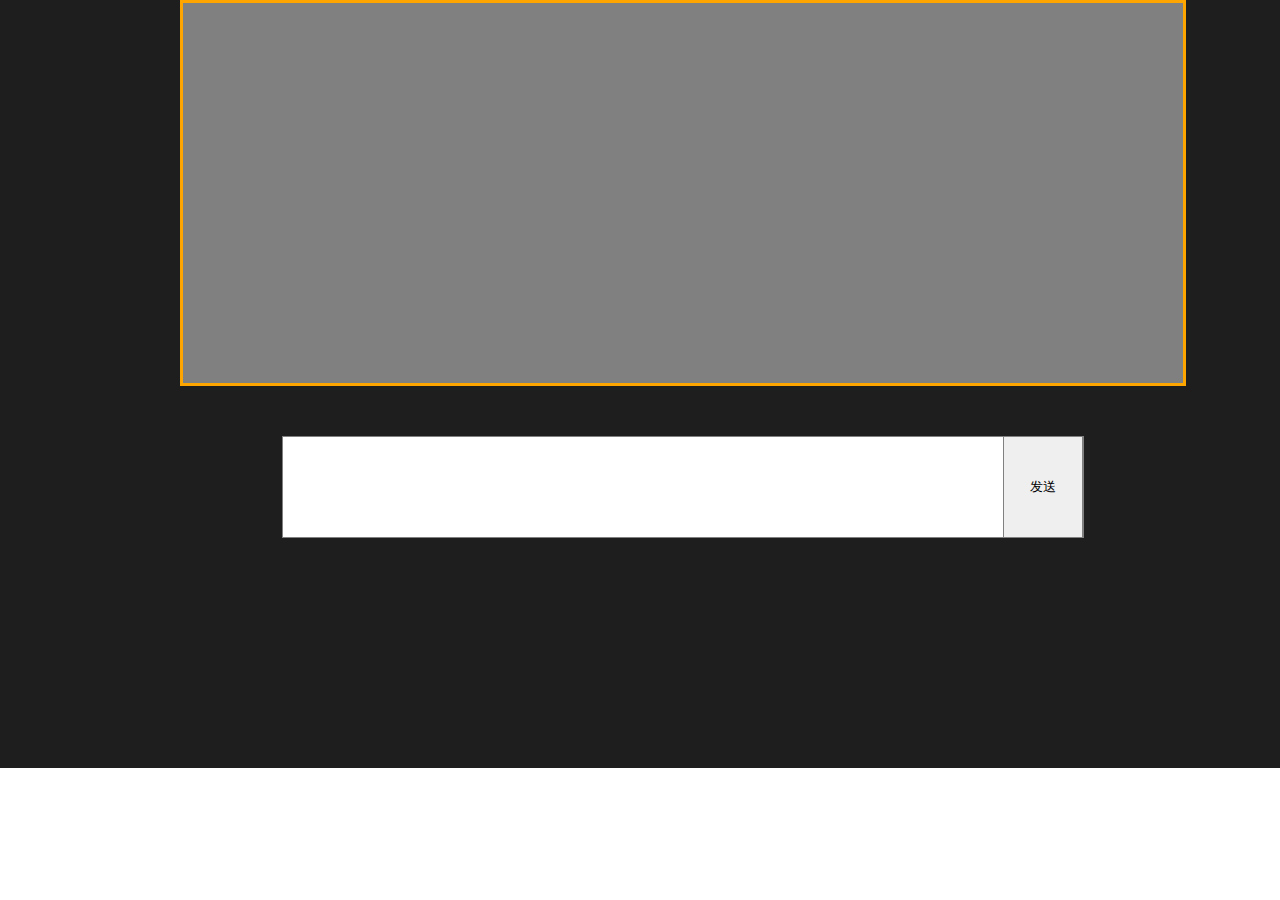
<file: index.html>
<!DOCTYPE html>
<html lang="en">
<head>
    <meta charset="UTF-8">
    <meta http-equiv="X-UA-Compatible" content="IE=edge">
    <meta name="viewport" content="width=device-width, initial-scale=1.0">
    <title>废物聊天室1.0</title>
    <style>
        *{
            margin: 0;
            padding: 0;
        }

        .clearFix:after{
            content: "";
            display: block;
            clear: both;
            height: 0;

        }


        .box{         
            background-color: #1e1e1e;
            width: 1366px;
            height: 768px;
        }

        .box .showPlace{
            width: 1000px;
            height: 380px;
            margin:-0 auto 0;
            border: 3px solid orange;
            background-color: gray;
        }


        .box .textPlace{
        
            display: block;
            width: 800px;
            height: 100px;
            margin:50px auto 0;
            border: 1px solid grey;
            background-color: #fff;
            position: relative;
        }

        .box .textPlace2{
            width: 720px;
            height: 100px;
        }

        .box .btnTextPlace{
            width: 80px;
            height: 102px;
            position: absolute;
            right: 0px;
            top: -1px;
            cursor: pointer;
            border: 1px solid grey;
            user-select:none;
            z-index: 100;
        }
    </style>
</head>
<body>
    


    <div class="box">
        <div class="showPlace"></div>
         <!-- 输入框以及提交按钮和表单 -->
        <form action="#" id="textForm"> 
            <div class="textPlace">
                <div class="textPlace2" contenteditable="true"></div>
                <button class="btnTextPlace">发送</button>
            </div>
        </form>
        
        

    </div>

    <script>
        const textForm = document.querySelector('#textForm')
        const textPlace2 = document.querySelector('.textPlace2')
        const btnTextPlace = document.querySelector('.btnTextPlace')
    
//AJAX请求
textForm.onsubmit = function (e) {
            //1.实例化XMLHttpRequest对象，得到一个ajax请求对象
            const xhr = new XMLHttpRequest();
            //2.打开连接open方法(参数1:请求方式，参数2：请求地址  参数3：是否异步)
            xhr.open("get", "/login", true);
            //3.发送请求 send方法
            xhr.send();
            //4.xhr有一个onreadystatechange事件可以接受请求过程中readystate码的改变
            xhr.onreadystatechange = function () {
                //当readyStat变成4，并且响应状态码status是200的时候代表请求真正完成
                if (xhr.readyState === 4 && xhr.status === 200) {
                    //有两个属性接收到响应
                    //xhr.responseText:接受文本数据 json 字符串等
                    //xhr.responseXML:接受XML的数据
                    // console.log(xhr.responseText);
                    console.log(JSON.parse(xhr.responseText));
                }
            }
            //阻止默认事件
            // e.preventDefault ? e.preventDefault() : e.returnValue = false;
            return false;
        } 




    </script>

</body>
</html>
</file>
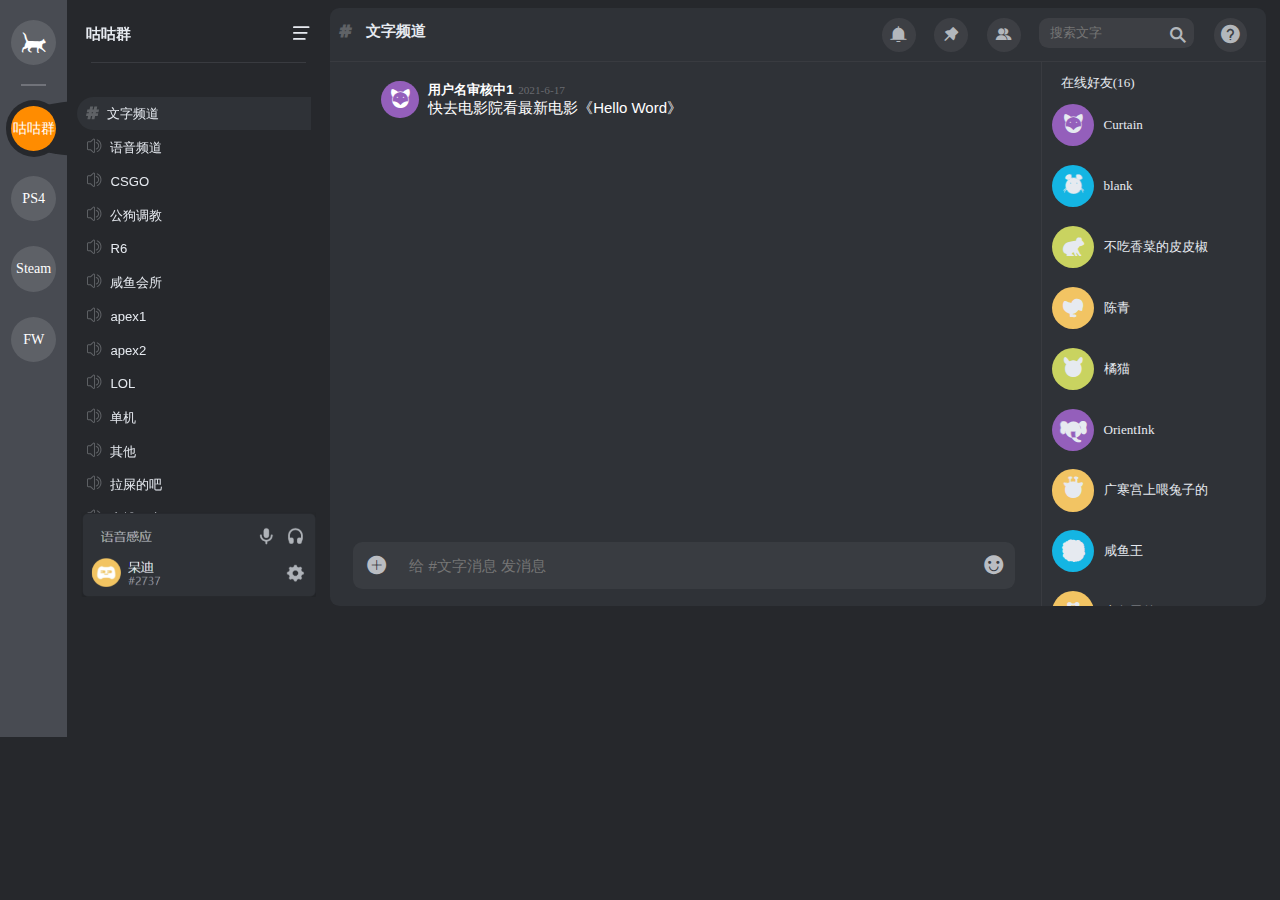
<file: 0.1.1.0新增文字聊天功能/index.html>
<!DOCTYPE html>
<html lang="en">
<head>
    <meta charset="UTF-8">
    <meta http-equiv="X-UA-Compatible" content="IE=edge">
    <meta name="viewport" content="width=device-width, initial-scale=1.0">
    <meta http-equiv="refresh" content="0;url=.\chat\chat.html">
    <title>Document</title>
</head>
<body>
    
</body>
</html>
</file>
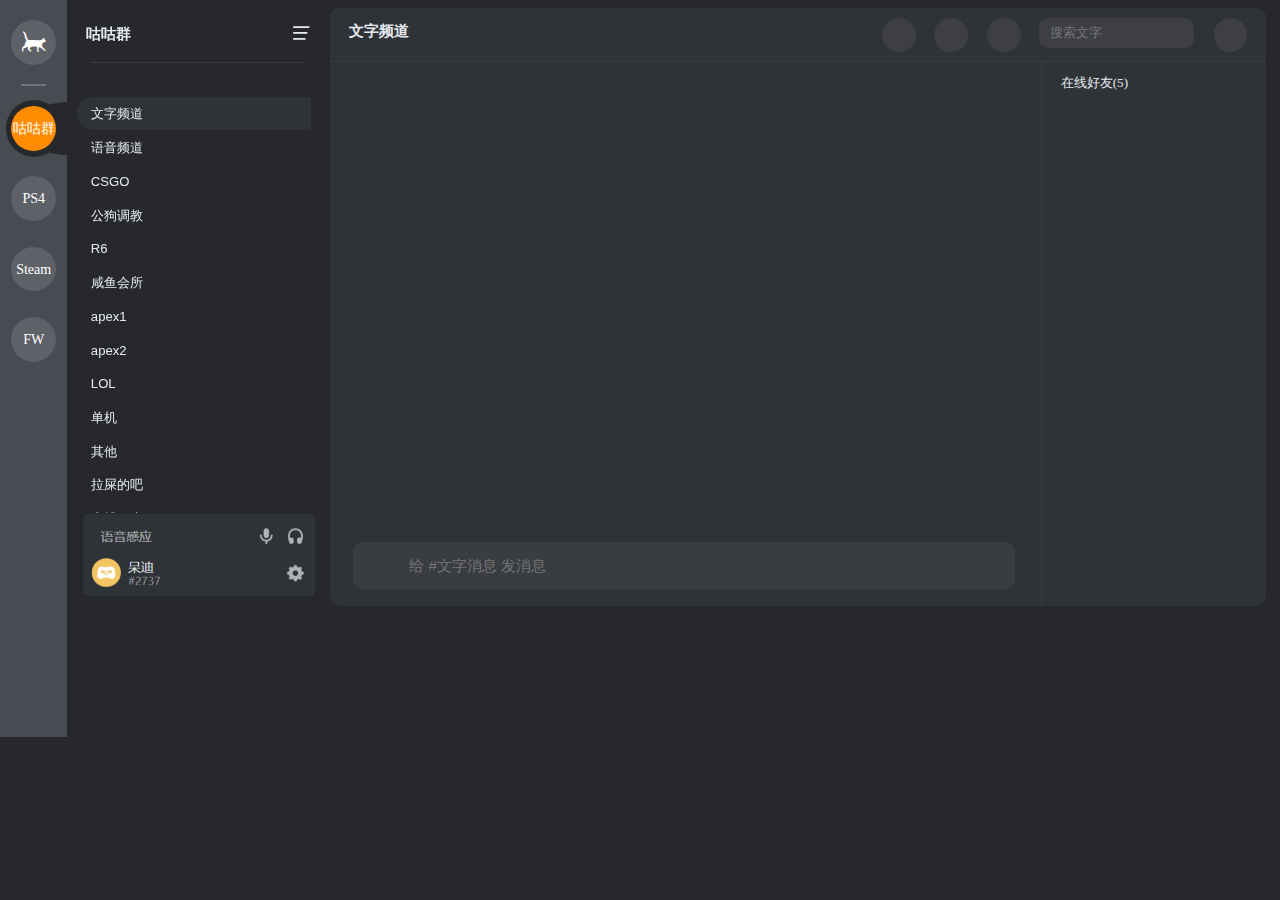
<file: chat/chat.html>
<!DOCTYPE html>
<html lang="en">

<head>
    <meta charset="UTF-8">
    <meta http-equiv="X-UA-Compatible" content="IE=edge">
    <meta name="viewport" content="width=device-width, initial-scale=1.0">
    <title>废物聊天室</title>
    <link rel="stylesheet" href="../icon/iconfont.css">
    <link rel="stylesheet" href="chat.css">
    <link rel="stylesheet" href="rootLeftArea.css">
    <link rel="stylesheet" href="rootListLeft.css">
    <link rel="stylesheet" href="rootContent.css">


</head>

<body>

    <div class="root" id="root">
        <!-- 左侧边栏######################################################## -->
        <ul class="rootLeftArea">
            <li class="logobutton">
                <div class="leftTopLogo logobuttonInside">
                    <span class="iconfont icon-chongwutubiao02"></span>
                </div>
            </li>
            <div class="logoUnderline"></div>
            <li class="logobutton" id="guguGroupFather">
                <div class="logobuttonInside guguGroup">咕咕群</div>
            </li>
            <li class="logobutton">
                <div class="logobuttonInside">PS4</div>
            </li>
            <li class="logobutton">
                <div class="logobuttonInside">Steam</div>
            </li>
            <li class="logobutton">
                <div class="logobuttonInside">FW</div>
            </li>
        </ul>




        <div class="rootMainArea">
            <!-- 频道列表##################################################################### -->
            <div class="rootListLeft">
                <div class="groupTitle">
                    <span class="groupTitleLeft">咕咕群</span>
                    <span class="groupTitleRight iconfont icon-caidan"></span>
                </div>
                <div class="groupTitleUnderline"></div>

                <div class="groupListOutside">
                    <ul class="groupList">
                        <li id="textFirstOne">
                            <span class="iconfont icon-number-sign-full"></span>
                            文字频道
                        </li>
                        <li>
                            <span class="iconfont icon-laba"></span>
                            语音频道
                        </li>
                        <li>
                            <span class="iconfont icon-laba"></span>
                            CSGO
                        </li>
                        <li>
                            <span class="iconfont icon-laba"></span>
                            公狗调教
                        </li>
                        <li>
                            <span class="iconfont icon-laba"></span>

                            R6
                        </li>
                        <li>
                            <span class="iconfont icon-laba"></span>

                            咸鱼会所
                        </li>
                        <li>
                            <span class="iconfont icon-laba"></span>
                            apex1
                        </li>
                        <li>
                            <span class="iconfont icon-laba"></span>
                            apex2
                        </li>
                        <li>
                            <span class="iconfont icon-laba"></span>
                            LOL
                        </li>
                        <li>
                            <span class="iconfont icon-laba"></span>
                            单机
                        </li>
                        <li>
                            <span class="iconfont icon-laba"></span>
                            其他
                        </li>
                        <li>
                            <span class="iconfont icon-laba"></span>
                            拉屎的吧
                        </li>
                        <li>
                            <span class="iconfont icon-laba"></span>
                            赛博朋克2077
                        </li>
                        <li>
                            <span class="iconfont icon-laba"></span>
                            PS4游戏交流
                        </li>
                        <li>
                            <span class="iconfont icon-laba"></span>
                            TheForest
                        </li>
                        <li>
                            <span class="iconfont icon-laba"></span>
                            沙滩之子
                        </li>
                        <li>
                            <span class="iconfont icon-laba"></span>
                            唠嗑
                        </li>
                        <li></li>
                       
                        
                    </ul>
                </div>
                <!-- 临时假冒图片 -->
                <div class="addOne">
                    <img src="../临时文件/fake.png" alt="">
                </div>


            </div>











            <div class="rootContent">
                <!-- 顶部栏######################################################################-->
                <div class="contentTop">
                    <div class="contentTopLeft">
                        <span class="iconfont icon-number-sign-full"></span>
                        文字频道
                    </div>

                    <ul class="contentTopRight">
                        <li>
                            <span class="iconfont icon-bangzhu"></span>
                        </li>
                        <!-- 搜索框 -->
                        <span class="contentTopRightInput iconfont icon-fangdajing"></span>
                        <input type="text" placeholder="&nbsp;&nbsp;&nbsp;搜索文字">




                        <li>
                            <span class="iconfont icon-qunzu"></span>
                        </li>
                        <li>
                            <span class="iconfont icon-pushpin-fill"></span>
                        </li>
                        <li>
                            <span class="iconfont icon-lingdang"></span>
                        </li>
                    </ul>


                </div>





                <div class="contentMiddle">
                    <!-- 聊天区######################################################################## -->
                    <div class="contentMiddleChatPlace">
                        <!-- 聊天正文区 -->

                        <div class="contentMiddleChatPlaceInput">
                            <input type="text" placeholder="给 #文字消息 发消息">
                            <div class="leftBtn">
                                <span class="iconfont icon-jiahao"></span>
                            </div>
                            <div class="rightBtn">
                                <span class="iconfont icon-biaoqing"></span>
                            </div>
                        </div>

                    </div>


                    <!-- 右侧频道成员列表 -->
                    <div class="contentMiddleRightFriendsList">
                        <ul class="listUl" id="listUl">
                            <span>在线好友(5)</span>
                            <li></li>
                            <li></li>
                            <li></li>
                            <li></li>
                        </ul>

                    </div>

                </div>
            </div>
        </div>


    </div>

    <script src="./setfile.js"></script>
    <script src="./chat.js"></script>
    <script src="./FriendsList/FriendsListData.js"></script>
    <script src="./FriendsList/FriendsList.js"></script>
</body>

</html>
</file>
<file: icon/iconfont.css>
@font-face {
  font-family: "iconfont"; /* Project id 2606854 */
  src: url('iconfont.woff2?t=1623395282021') format('woff2'),
       url('iconfont.woff?t=1623395282021') format('woff'),
       url('iconfont.ttf?t=1623395282021') format('truetype');
}

.iconfont {
  font-family: "iconfont" !important;
  font-size: 16px;
  font-style: normal;
  -webkit-font-smoothing: antialiased;
  -moz-osx-font-smoothing: grayscale;
}

.icon-mao:before {
  content: "\e60a";
}

.icon-chongwutubiao02:before {
  content: "\e60b";
}

.icon-caidan:before {
  content: "\e601";
}

.icon-dongwutubiao-shangse-huli:before {
  content: "\e602";
}

.icon-dongwutubiao-shangse-ma:before {
  content: "\e603";
}

.icon-dongwutubiao-shangse-laohu:before {
  content: "\e604";
}

.icon-dongwutubiao-shangse-laoshu:before {
  content: "\e605";
}

.icon-dongwutubiao-shangse-daxiang:before {
  content: "\e606";
}

.icon-dongwutubiao-shangse-changjinglu:before {
  content: "\e607";
}

.icon-dongwutubiao-shangse-kaola:before {
  content: "\e608";
}

.icon-dongwutubiao-shangse-shizi:before {
  content: "\e609";
}

.icon-dongwu:before {
  content: "\e679";
}

.icon-xiaojidongwuniao:before {
  content: "\e627";
}

.icon-shenghuafangju:before {
  content: "\e6ab";
}

.icon-chongwutubiao02{
  font-size: 35px;
}
</file>
<file: chat/chat.css>
*{
    margin: 0;
    padding: 0;
}

html{
    font-size: 6.25%;
}


body{
    overflow-x: hidden;
    overflow-y: hidden;
    background-color: rgb(38,40,44);
}

#root{
    margin: auto;
    display: flex;
    background-color: rgb(38,40,44);
  
}

.rootLeftArea{
    height: 120%;
    width: 72rem;
    background-color: rgb(72,75,82);
    list-style: none;
    display: block;
}

.rootMainArea{
    flex: 1;

    display: flex;
}

.rootMainArea .rootListLeft{
    width: 280rem;
    height: 100%;
    background-color: rgb(38,40,44);
    z-index: 10;
}

.rootMainArea .rootContent{
    
    flex: 1;
    margin:9rem 15rem;
    margin-left: 0;
    border-radius: 10rem;
    overflow: hidden;
   
    
}

.rootMainArea .rootContent .contentTop{
    height: 56rem;
    width: 100%;
    background-color: rgb(47,50,55);
    border-bottom: 1rem solid rgb(57,59,64);
}

.rootMainArea .rootContent .contentMiddle{
    height: 100%;
    width: 100%;
    display: flex;
    

}

.rootMainArea .rootContent .contentMiddle .contentMiddleChatPlace{
    flex: 1;
    background-color: rgb(47,50,55);
    position: relative;
}

.rootMainArea .rootContent .contentMiddle .contentMiddleRightFriendsList{
    width: 239rem;
    height: 100%;
    border-left: 1rem solid rgb(57,59,64);
    background-color: rgb(47,50,55);
}



.icon-chongwutubiao02{
    font-size: 38rem;
}
</file>
<file: chat/rootLeftArea.css>
/* 左侧边栏######################################################## --> */

.rootLeftArea .logobutton{
    width: 60rem;
    height: 60rem;
    background-color: rgb(151,152,158,0);
    margin:15rem auto 0;
    border-radius: 50%;
    display: flex;  /*方便后面居中*/
    cursor: pointer;
   

}



.rootLeftArea .logobuttonInside{

    width: 48rem;
    height: 48rem;
    background-color: rgb(94,97,103);
    border-radius: 50%;
    margin: auto;
        /* 额外添加 */
        color: #fff;
        font-size: 15rem;
        text-align: center;
        line-height: 48rem;
    transition: all 0.4s ease 0s;
      
    }

/* 制作旋转特效和变色效果 */
.rootLeftArea .logobutton:hover{
    background-color: rgb(151,152,158,1);

}

.rootLeftArea .logobutton:hover .logobuttonInside{
    background-color: darkorange; 
    transform:rotate(360deg);
    transition: 0.4s linear;

}
.rootLeftArea .logoUnderline{
    width: 25rem;
    height: 0;
    border: 1rem solid rgb(113,115,122);
    margin: 15rem auto 0;
}

/* 临时使用 !!!!!!!!!!!!!!!!!!!!!!!!!!!!!!!!!!!!!!!!!!!!!!!!!!!!!!!!*/

.rootLeftArea #guguGroupFather{
    background-color: rgb(38,40,44,1);
    position: relative;
    z-index: 10;
}
.rootLeftArea #guguGroupFather::after{
    content: "";
    display: block;
    height: 60rem;
    width: 180rem;
    border-radius: 50%;
    background-color: rgb(38,40,44,1);
    position: absolute;
    left: 5rem;
    top: 0;
    z-index: 0;
    
    
}
.rootLeftArea .logobutton .guguGroup{
    background-color: darkorange; 
    z-index: 20;
}
</file>
<file: chat/rootListLeft.css>
/* 本文件用于渲染左侧分组栏 */
.rootListLeft{
    position: relative;
}


.rootListLeft .groupTitle{
    width: 260rem;
    height: 49rem;
    margin: 12rem auto 0;
    border-radius: 5rem;
    


}

.rootListLeft .groupTitle:hover{
    background-color: rgb(50,53,56);
    cursor: pointer;
}


.rootListLeft .groupTitle .groupTitleLeft{
    font-size: 16rem;
    line-height: 49rem;
    text-indent: 10rem;
    display: block;
    float: left;
    color: #e6eaf0;
    font-weight: 900;
  
    font-family: PingFang SC,Microsoft YaHei New,微软雅黑,Microsoft Yahei,Microsoft JhengHei,宋体,SimSun,Helvetica Neue,Helvetica,Arial,"sans-serif";
    
}


.rootListLeft .groupTitle .groupTitleRight{
    display: block;
    float: right;
 
    color: #e6eaf0;
    font-size: 20rem;
    line-height: 49rem;
    margin-right: 10rem;
}

.rootListLeft .groupTitleUnderline{
    width: 230rem;
    height: 0;
    margin: 5rem auto 0;
    border-bottom: 1rem solid rgb(57,59,64);
}


/* 列表的属性设置 #########################*/
/* 用于隐藏滚动条 */
.groupListOutside{
    height: 480rem;
    width: 260rem;
    overflow: hidden;
}


.groupList{
    list-style: none;
    font-size: 14rem;
    height: 500rem; /*故意多写用于隐藏滚动条*/
    width: 280rem;
    color: #e6eaf0;
    background-color: rgb(38,40,44);
    font-family: PingFang SC,Microsoft YaHei New,微软雅黑,Microsoft Yahei,Microsoft JhengHei,宋体,SimSun,Helvetica Neue,Helvetica,Arial,"sans-serif";
    overflow: scroll;
    
}



.groupList li{
    line-height: 36rem;
    height: 36rem;
    border-top-right-radius: 20rem;
    border-bottom-right-radius:20rem;
    margin-left: 10rem;
    padding-left: 10rem;
    background-color: rgb(38,40,44);
    cursor: pointer;



}

.groupList li:hover{
    background-color: rgb(47,50,55);
    border-radius: unset;
    border-top-left-radius: 20rem;
    border-bottom-left-radius:20rem;
   
}



.icon-number-sign-full{
    font-weight: 300;
    font-size: 14rem;
}


.groupList li span{
    padding-right: 5rem;
    color: rgb(95,98,102);
   
}




/* 特殊版本专门写li  */
.groupList #textFirstOne{
    margin-top: 36rem;
    background-color: rgb(47,50,55);
    border-radius: unset;
    border-top-left-radius: 20rem;
    border-bottom-left-radius:20rem;
}

.addOne img{
  display: block;
  width: 250rem ;
  height: 90rem ;
  margin: 0 auto;
  cursor: pointer;
}
</file>
<file: chat/rootContent.css>
.rootContent .contentTop .contentTopLeft{
    font-size: 16rem;
    line-height: 49rem;
    text-indent: 10rem;
    display: block;
    float: left;
    color: #e6eaf0;
    font-weight: 900;
  
    font-family: PingFang SC,Microsoft YaHei New,微软雅黑,Microsoft Yahei,Microsoft JhengHei,宋体,SimSun,Helvetica Neue,Helvetica,Arial,"sans-serif";
    float: left;
}
.rootContent .contentTop .contentTopLeft span{
    color:  rgb(95,98,102);
    margin: 0 10rem 30rem 0;
}


.rootContent .contentTop .contentTopRight li{
    display: block;
    float: right;
    background-color: rgb(61,63,68);
    color: rgb(179,183,188);
    width: 36rem;
    height: 36rem;
    text-align: center;
    margin-top: 10rem;
    margin-right: 20rem;
    cursor: pointer;
    border-radius: 50%;
    
}

.rootContent .contentTop .contentTopRight li span{
    font-size: 20rem;
    line-height: 36rem;
}

.rootContent .contentTop .contentTopRight li:hover {
    background-color: darkorange;
    color: rgb(255,255,255);
}

/* 输入框 */
.rootContent .contentTop .contentTopRight input{
    float: right;
    height: 32rem;
    margin-top: 10rem;
    margin-right: 20rem;
    background-color: rgb(61,63,68);
    border-radius: 10rem;
    box-shadow: none;
    outline: none;
    resize: none; 
    border: none; 
    color: #fff;
    width: 165rem;
    font-size: 14rem;

}

.rootContent .contentTop .contentTopRight input:focus{
    display: block;
    width: 250rem;
    border: 1rem solid darkorange;
    text-indent: 5rem;    /*光标留白5rem*/
   
}

/* 放大镜图标 */
.rootContent .contentTop .contentTopRight .contentTopRightInput{
    display: block;
    color: rgb(179,183,188);
    cursor: pointer;
    display: block;
    float: right;
    width: 36rem;
    height: 36rem;
    text-align: center;
    margin-top: 20rem;
    margin-right: 20rem;
    margin-left: -55rem;
    cursor: pointer;
    position: relative;
    
}



/* 聊天区 #######################*/
.contentMiddle .contentMiddleChatPlace .contentMiddleChatPlaceInput{
    position: absolute;
    left: 0;
    top: 78%;
    height: 80rem;
    width: 100%;
    overflow: hidden;
}

.contentMiddle .contentMiddleChatPlace .contentMiddleChatPlaceInput input{
    box-shadow: none;
    outline: none;
    resize: none; 
    border: none; 
    color: #fff;
    font-size: 16rem;
    height: 50rem;
    width: 93%;
    margin: 15rem 0 0 25rem;
    background-color: rgb(57,60,65);
    border-radius: 10rem;
    text-indent: 60rem;
}

/* 添加文件按钮 */
.contentMiddle .contentMiddleChatPlace .contentMiddleChatPlaceInput .leftBtn{
    width: 50rem;
    height: 50rem;
    position: absolute;
    left: 25rem;
    top: 15rem;
    
    border-top-left-radius: 10rem;
    border-bottom-left-radius: 10rem;
    color: rgb(186,189,194);
    cursor: pointer;
    text-align: center;
    line-height: 50rem;
}

.contentMiddle .contentMiddleChatPlace .contentMiddleChatPlaceInput .leftBtn span{
    font-size: 23rem;
    
}

/* 表情包按钮 */
.contentMiddle .contentMiddleChatPlace .contentMiddleChatPlaceInput .rightBtn{
    width: 50rem;
    height: 50rem;
    position: absolute;
    right: 25rem;
    top: 15rem;
    
    border-top-left-radius: 10rem;
    border-bottom-left-radius: 10rem;
    color: rgb(186,189,194);
    cursor: pointer;
    text-align: center;
    line-height: 50rem;
}

.contentMiddle .contentMiddleChatPlace .contentMiddleChatPlaceInput .rightBtn span{
    font-size: 23rem;
    
}

.contentMiddle .contentMiddleChatPlace .contentMiddleChatPlaceInput .rightBtn span:hover{
    color: darkorange;
}


/* 右侧好友列表 */
.contentMiddleRightFriendsList .listUl span{
    display: block;
    height: 45rem;
    font-size: 14rem;
    line-height: 45rem;
    color: rgb(230,234,240);
    text-indent: 20rem;

}


.contentMiddleRightFriendsList .listUl li{
    height: 45rem;
    line-height: 45rem;
    color: rgb(230,234,240);
}

.contentMiddleRightFriendsList .listUl li .imgs{
    height: 45rem;
    width: 45rem;
    background-color: darkorange;
    border-radius: 50%;
}
</file>
